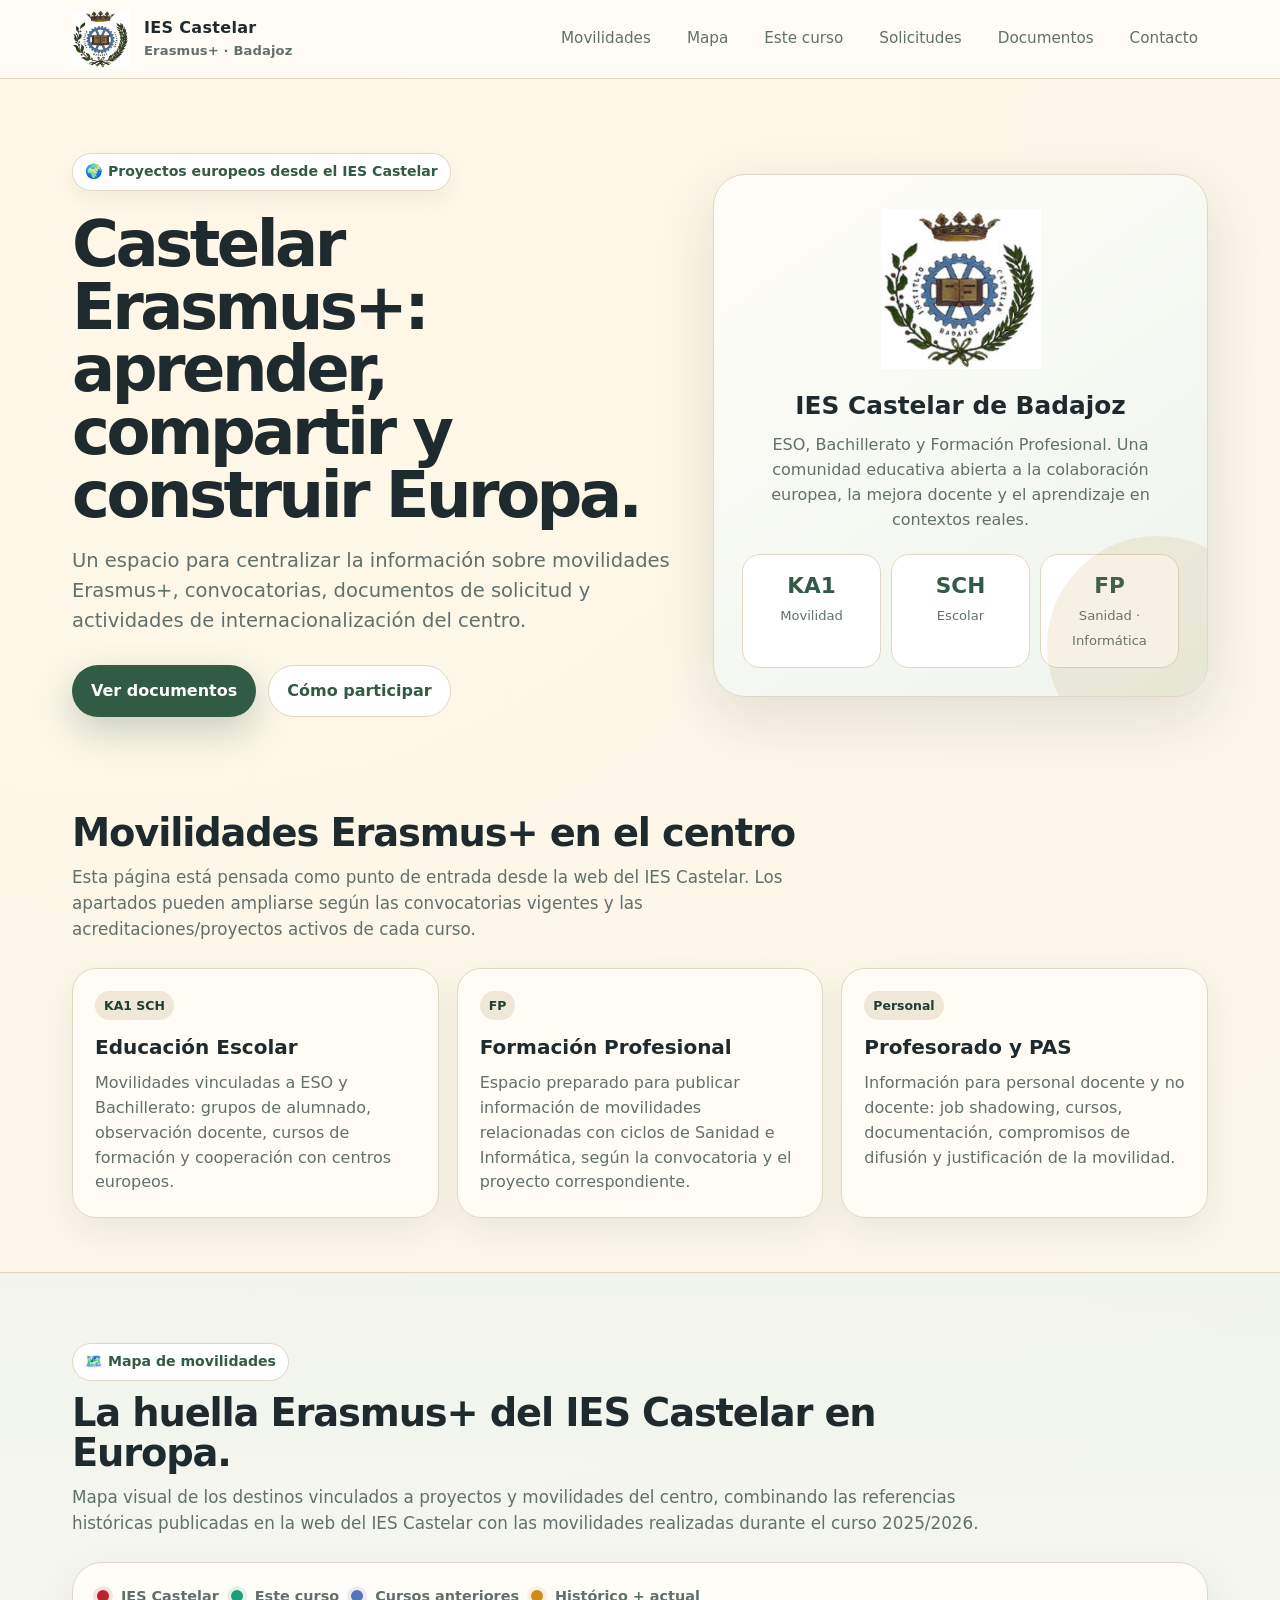
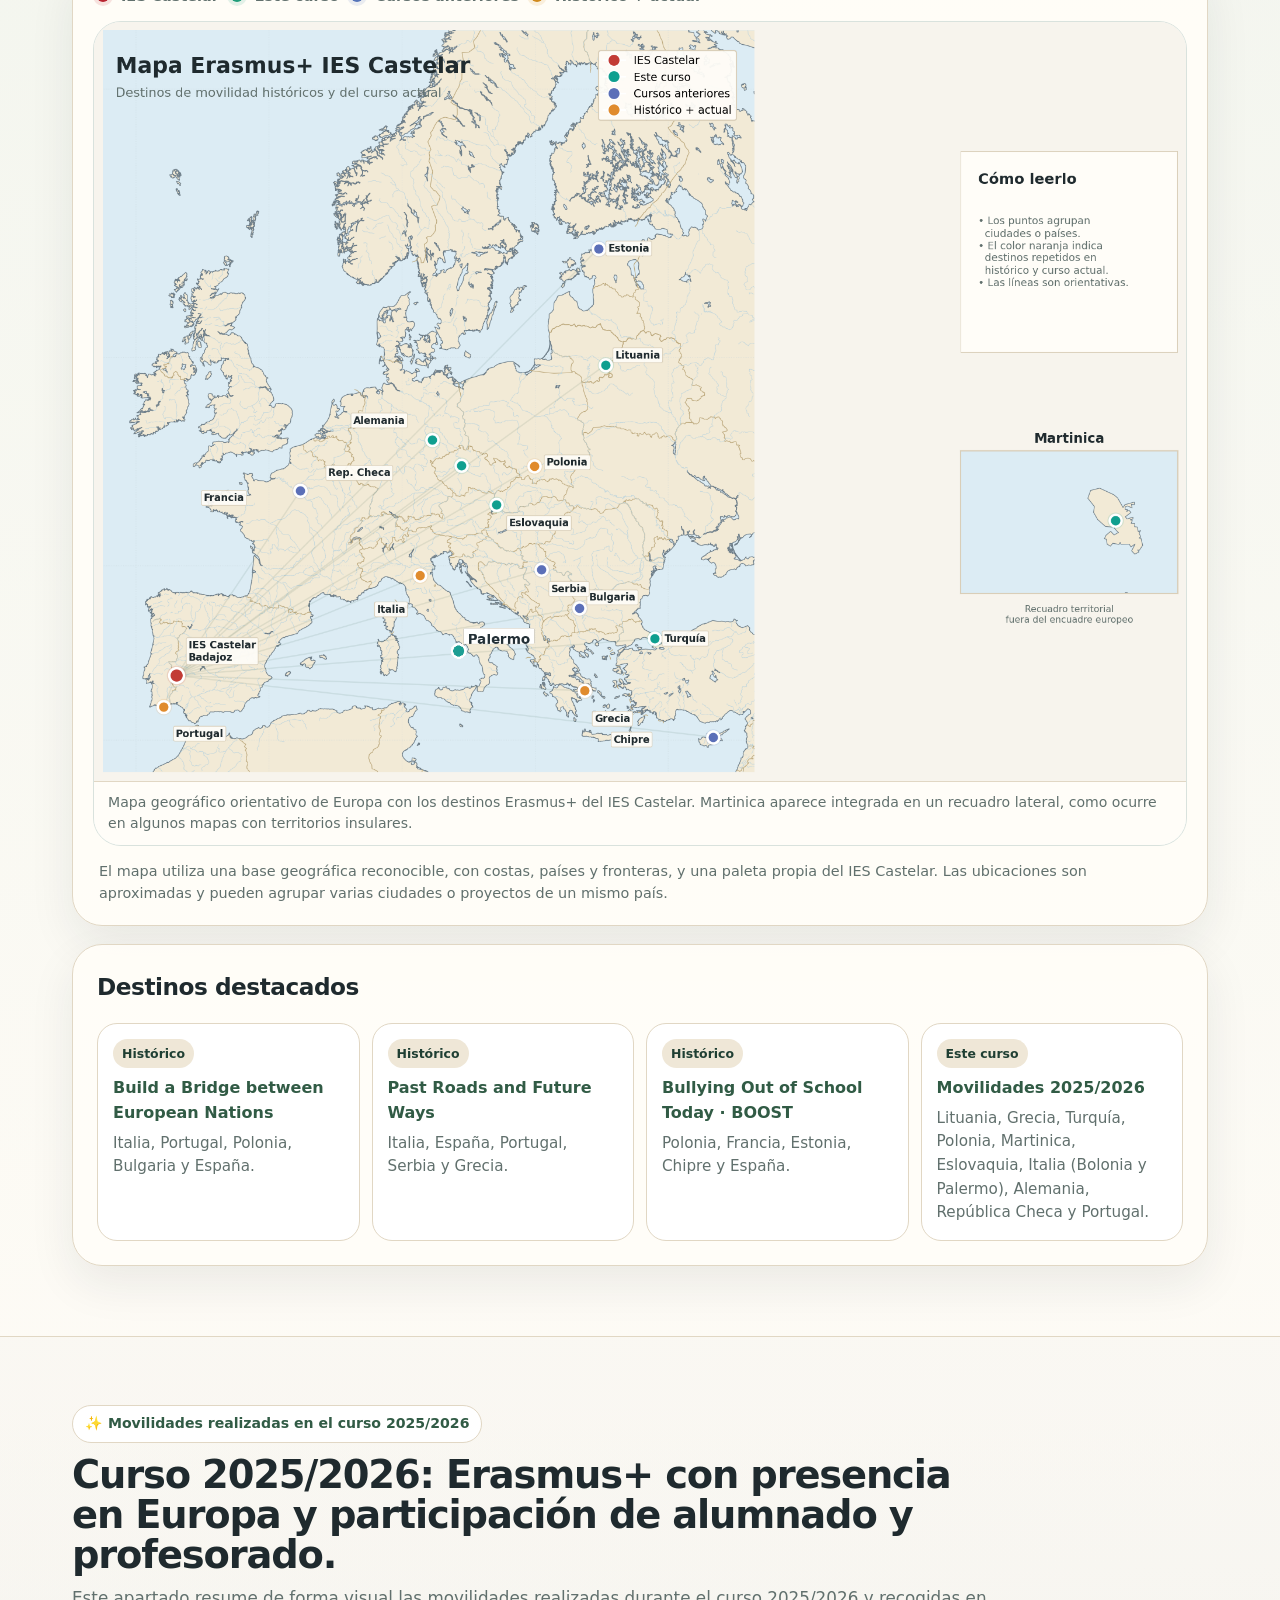
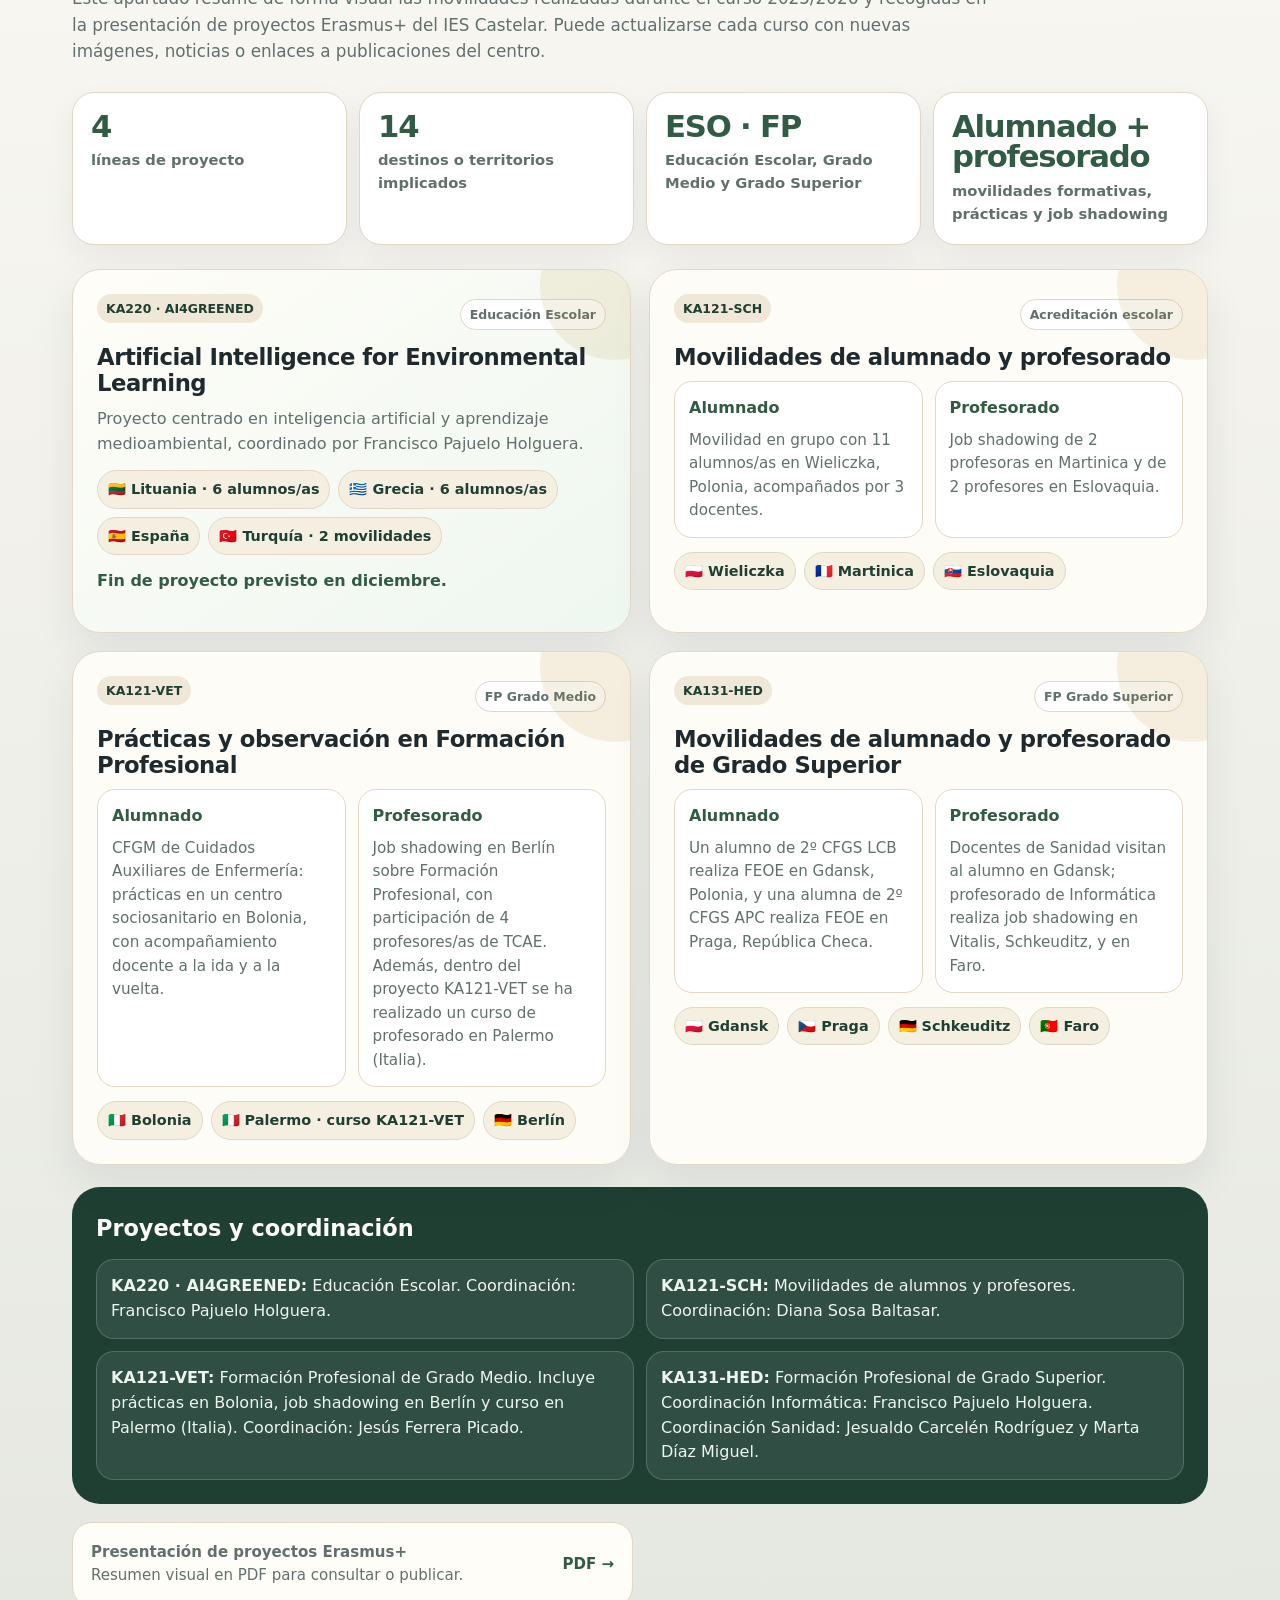
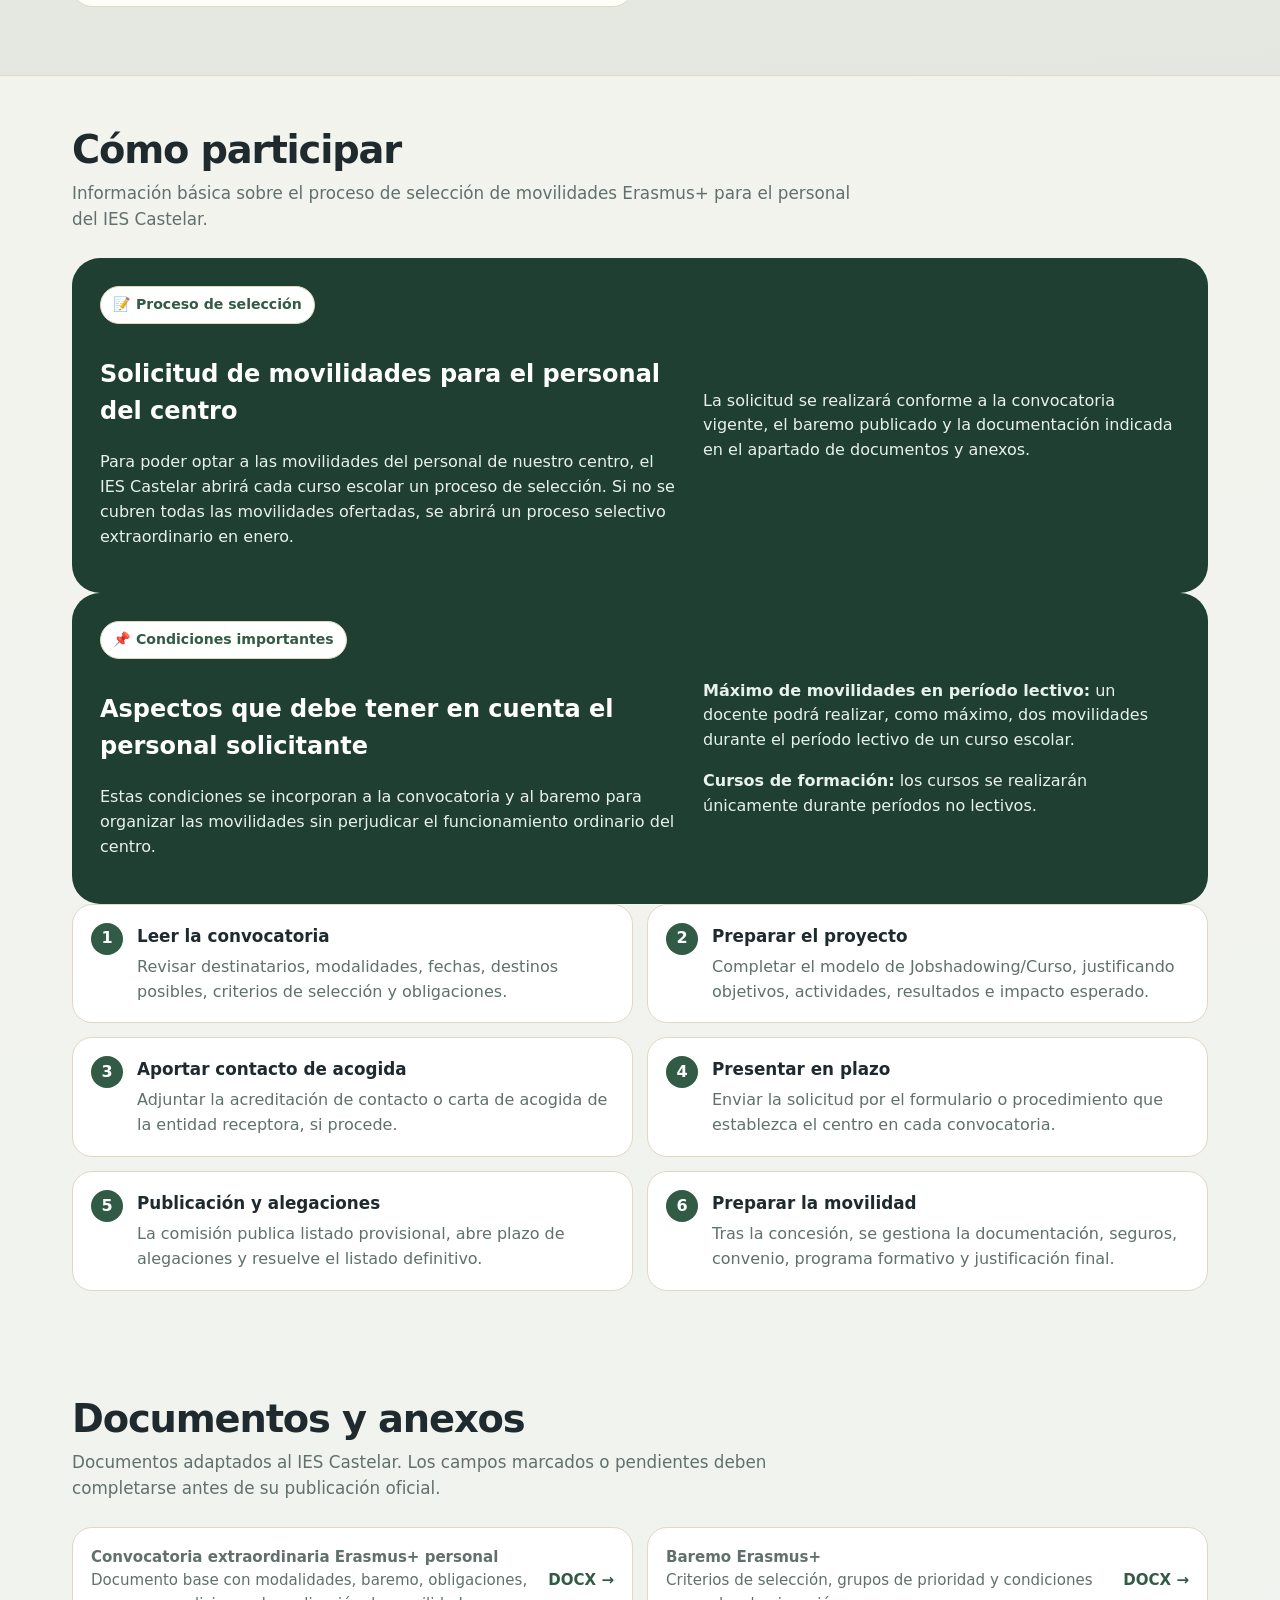
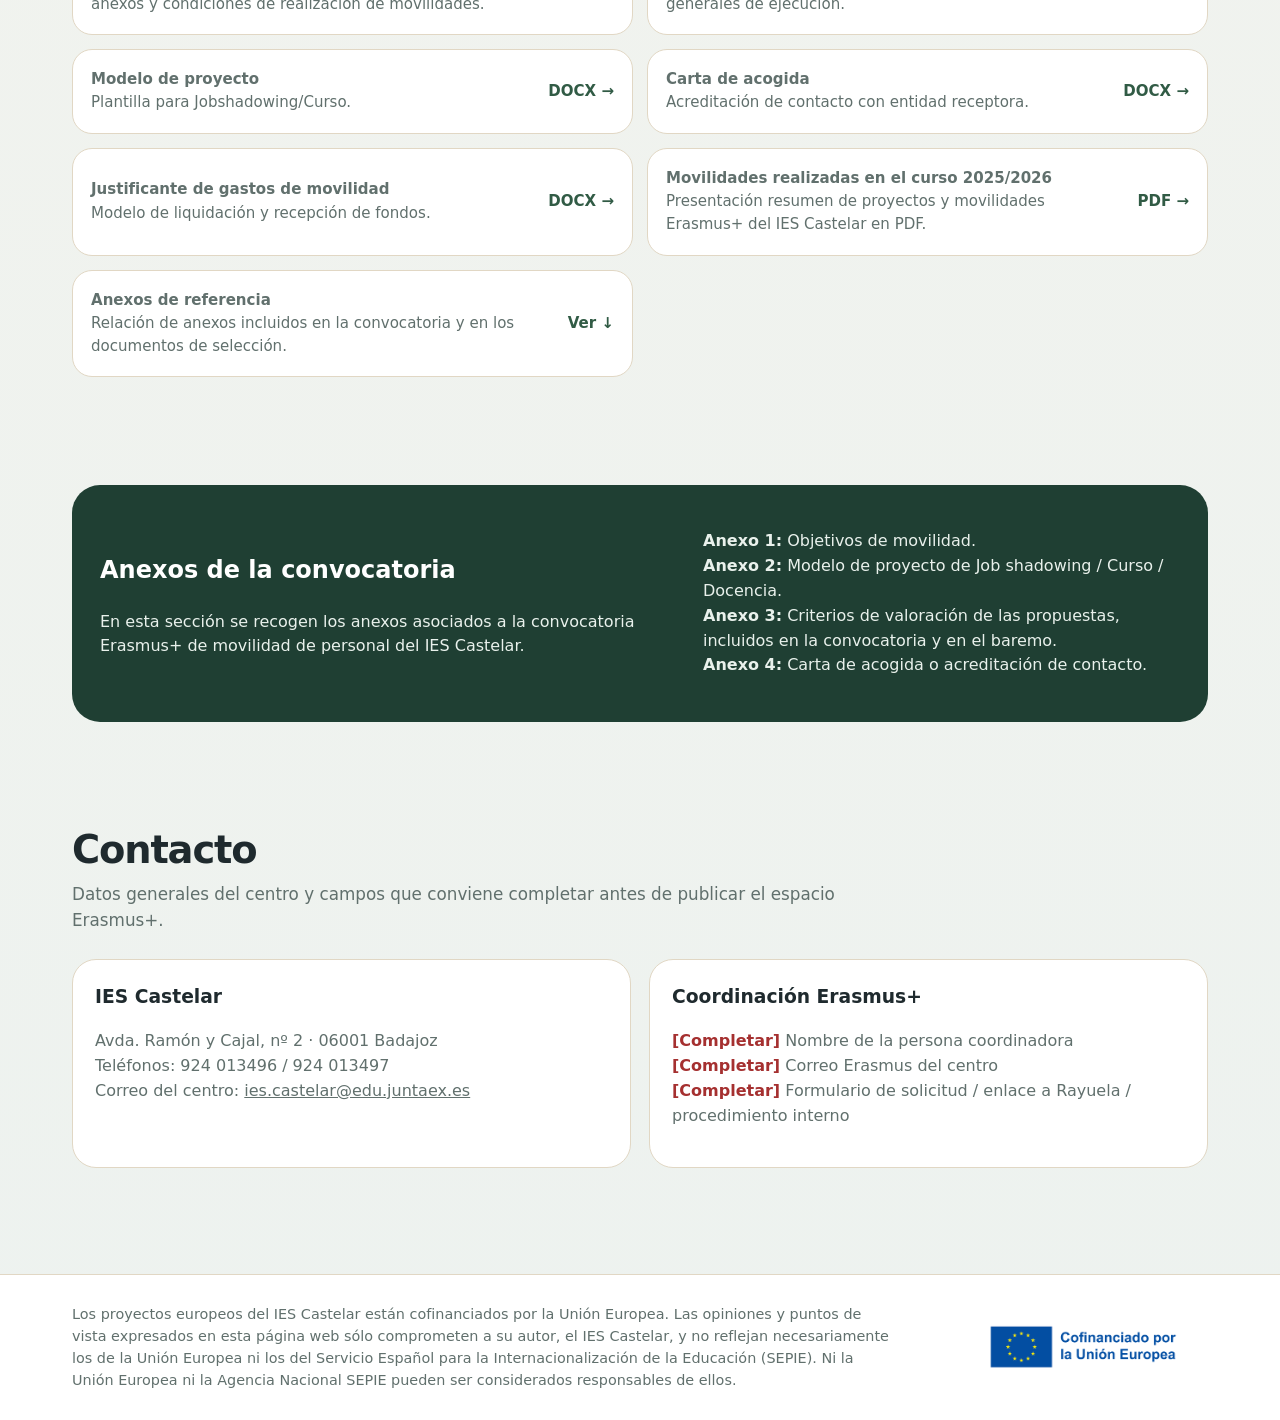
<file: index.html>
<!doctype html>
<html lang="es">
<head>
  <meta charset="utf-8">
  <meta name="viewport" content="width=device-width, initial-scale=1">
  <title>Erasmus+ | IES Castelar</title>
  <meta name="description" content="Espacio Erasmus+ del IES Castelar de Badajoz: movilidades, convocatorias, documentos y contacto.">
  <link rel="stylesheet" href="assets/styles.css">
</head>
<body>
<a class="skip" href="#contenido">Saltar al contenido</a>
<header class="topbar">
  <div class="wrapper nav">
    <a class="brand" href="#inicio" aria-label="Inicio Erasmus IES Castelar">
      <img src="assets/escudo-castelar.jpg" alt="Escudo del IES Castelar">
      <span>IES Castelar <small>Erasmus+ · Badajoz</small></span>
    </a>
    <nav class="navlinks" aria-label="Navegación principal">
      <a href="#movilidades">Movilidades</a>
      <a href="#mapa-movilidades">Mapa</a>
      <a href="#movilidades-realizadas">Este curso</a>
      <a href="#solicitudes">Solicitudes</a>
      <a href="#documentos">Documentos</a>
      <a href="#contacto">Contacto</a>
    </nav>
  </div>
</header>
<main id="contenido">
  <section class="hero" id="inicio">
    <div class="wrapper hero-grid">
      <div>
        <span class="eyebrow">🌍 Proyectos europeos desde el IES Castelar</span>
        <h1>Castelar Erasmus+: aprender, compartir y construir Europa.</h1>
        <p class="lead">Un espacio para centralizar la información sobre movilidades Erasmus+, convocatorias, documentos de solicitud y actividades de internacionalización del centro.</p>
        <div class="hero-actions">
          <a class="btn primary" href="#documentos">Ver documentos</a>
          <a class="btn secondary" href="#solicitudes">Cómo participar</a>
        </div>
      </div>
      <aside class="hero-card" aria-label="Resumen Erasmus IES Castelar">
        <img class="school" src="assets/escudo-castelar.jpg" alt="Escudo del IES Castelar">
        <h2>IES Castelar de Badajoz</h2>
        <p>ESO, Bachillerato y Formación Profesional. Una comunidad educativa abierta a la colaboración europea, la mejora docente y el aprendizaje en contextos reales.</p>
        <div class="stats">
          <div class="stat"><strong>KA1</strong><span>Movilidad</span></div>
          <div class="stat"><strong>SCH</strong><span>Escolar</span></div>
          <div class="stat"><strong>FP</strong><span>Sanidad · Informática</span></div>
        </div>
      </aside>
    </div>
  </section>

  <section id="movilidades">
    <div class="wrapper">
      <div class="section-head">
        <h2>Movilidades Erasmus+ en el centro</h2>
        <p>Esta página está pensada como punto de entrada desde la web del IES Castelar. Los apartados pueden ampliarse según las convocatorias vigentes y las acreditaciones/proyectos activos de cada curso.</p>
      </div>
      <div class="cards">
        <article class="card">
          <span class="tag">KA1 SCH</span>
          <h3>Educación Escolar</h3>
          <p>Movilidades vinculadas a ESO y Bachillerato: grupos de alumnado, observación docente, cursos de formación y cooperación con centros europeos.</p>
        </article>
        <article class="card">
          <span class="tag">FP</span>
          <h3>Formación Profesional</h3>
          <p>Espacio preparado para publicar información de movilidades relacionadas con ciclos de Sanidad e Informática, según la convocatoria y el proyecto correspondiente.</p>
        </article>
        <article class="card">
          <span class="tag">Personal</span>
          <h3>Profesorado y PAS</h3>
          <p>Información para personal docente y no docente: job shadowing, cursos, documentación, compromisos de difusión y justificación de la movilidad.</p>
        </article>
      </div>
    </div>
  </section>


  <section id="mapa-movilidades" class="map-section">
    <div class="wrapper">
      <div class="section-head wide">
        <span class="section-kicker">🗺️ Mapa de movilidades</span>
        <h2>La huella Erasmus+ del IES Castelar en Europa.</h2>
        <p>Mapa visual de los destinos vinculados a proyectos y movilidades del centro, combinando las referencias históricas publicadas en la web del IES Castelar con las movilidades realizadas durante el curso 2025/2026.</p>
      </div>

      <div class="map-layout map-layout-wide">
        <div class="map-card real-map-card featured-map" aria-label="Mapa geográfico de Europa con destinos Erasmus del IES Castelar">
          <div class="map-toolbar">
            <span class="legend-dot home"></span> IES Castelar
            <span class="legend-dot current"></span> Este curso
            <span class="legend-dot past"></span> Cursos anteriores
            <span class="legend-dot both"></span> Histórico + actual
          </div>
          <figure class="map-image-wrap big-map">
            <img src="assets/mapa-movilidades-castelar.png" alt="Mapa de Europa con los destinos Erasmus+ del IES Castelar señalados y un recuadro lateral para Martinica">
            <figcaption>Mapa geográfico orientativo de Europa con los destinos Erasmus+ del IES Castelar. Martinica aparece integrada en un recuadro lateral, como ocurre en algunos mapas con territorios insulares.</figcaption>
          </figure>
          <p class="map-note">El mapa utiliza una base geográfica reconocible, con costas, países y fronteras, y una paleta propia del IES Castelar. Las ubicaciones son aproximadas y pueden agrupar varias ciudades o proyectos de un mismo país.</p>
        </div>

        <aside class="map-panel map-panel-wide">
          <h3>Destinos destacados</h3>
          <div class="destination-groups">
            <article>
              <span class="tag">Histórico</span>
              <h4>Build a Bridge between European Nations</h4>
              <p>Italia, Portugal, Polonia, Bulgaria y España.</p>
            </article>
            <article>
              <span class="tag">Histórico</span>
              <h4>Past Roads and Future Ways</h4>
              <p>Italia, España, Portugal, Serbia y Grecia.</p>
            </article>
            <article>
              <span class="tag">Histórico</span>
              <h4>Bullying Out of School Today · BOOST</h4>
              <p>Polonia, Francia, Estonia, Chipre y España.</p>
            </article>
            <article>
              <span class="tag">Este curso</span>
              <h4>Movilidades 2025/2026</h4>
              <p>Lituania, Grecia, Turquía, Polonia, Martinica, Eslovaquia, Italia (Bolonia y Palermo), Alemania, República Checa y Portugal.</p>
            </article>
          </div>
        </aside>
      </div>
    </div>
  </section>


  <section id="movilidades-realizadas" class="feature-section">
    <div class="wrapper">
      <div class="section-head wide">
        <span class="section-kicker">✨ Movilidades realizadas en el curso 2025/2026</span>
        <h2>Curso 2025/2026: Erasmus+ con presencia en Europa y participación de alumnado y profesorado.</h2>
        <p>Este apartado resume de forma visual las movilidades realizadas durante el curso 2025/2026 y recogidas en la presentación de proyectos Erasmus+ del IES Castelar. Puede actualizarse cada curso con nuevas imágenes, noticias o enlaces a publicaciones del centro.</p>
      </div>

      <div class="snapshot">
        <article>
          <strong>4</strong>
          <span>líneas de proyecto</span>
        </article>
        <article>
          <strong>14</strong>
          <span>destinos o territorios implicados</span>
        </article>
        <article>
          <strong>ESO · FP</strong>
          <span>Educación Escolar, Grado Medio y Grado Superior</span>
        </article>
        <article>
          <strong>Alumnado + profesorado</strong>
          <span>movilidades formativas, prácticas y job shadowing</span>
        </article>
      </div>

      <div class="mobility-grid">
        <article class="mobility-card ka220">
          <div class="mobility-top">
            <span class="tag">KA220 · AI4GREENED</span>
            <span class="pill">Educación Escolar</span>
          </div>
          <h3>Artificial Intelligence for Environmental Learning</h3>
          <p>Proyecto centrado en inteligencia artificial y aprendizaje medioambiental, coordinado por Francisco Pajuelo Holguera.</p>
          <div class="routes">
            <span>🇱🇹 Lituania · 6 alumnos/as</span>
            <span>🇬🇷 Grecia · 6 alumnos/as</span>
            <span>🇪🇸 España</span>
            <span>🇹🇷 Turquía · 2 movilidades</span>
          </div>
          <p class="mini-note">Fin de proyecto previsto en diciembre.</p>
        </article>

        <article class="mobility-card">
          <div class="mobility-top">
            <span class="tag">KA121-SCH</span>
            <span class="pill">Acreditación escolar</span>
          </div>
          <h3>Movilidades de alumnado y profesorado</h3>
          <div class="split-list">
            <div>
              <h4>Alumnado</h4>
              <p>Movilidad en grupo con 11 alumnos/as en Wieliczka, Polonia, acompañados por 3 docentes.</p>
            </div>
            <div>
              <h4>Profesorado</h4>
              <p>Job shadowing de 2 profesoras en Martinica y de 2 profesores en Eslovaquia.</p>
            </div>
          </div>
          <div class="routes">
            <span>🇵🇱 Wieliczka</span>
            <span>🇫🇷 Martinica</span>
            <span>🇸🇰 Eslovaquia</span>
          </div>
        </article>

        <article class="mobility-card">
          <div class="mobility-top">
            <span class="tag">KA121-VET</span>
            <span class="pill">FP Grado Medio</span>
          </div>
          <h3>Prácticas y observación en Formación Profesional</h3>
          <div class="split-list">
            <div>
              <h4>Alumnado</h4>
              <p>CFGM de Cuidados Auxiliares de Enfermería: prácticas en un centro sociosanitario en Bolonia, con acompañamiento docente a la ida y a la vuelta.</p>
            </div>
            <div>
              <h4>Profesorado</h4>
              <p>Job shadowing en Berlín sobre Formación Profesional, con participación de 4 profesores/as de TCAE. Además, dentro del proyecto KA121-VET se ha realizado un curso de profesorado en Palermo (Italia).</p>
            </div>
          </div>
          <div class="routes">
            <span>🇮🇹 Bolonia</span>
            <span>🇮🇹 Palermo · curso KA121-VET</span>
            <span>🇩🇪 Berlín</span>
          </div>
        </article>

        <article class="mobility-card">
          <div class="mobility-top">
            <span class="tag">KA131-HED</span>
            <span class="pill">FP Grado Superior</span>
          </div>
          <h3>Movilidades de alumnado y profesorado de Grado Superior</h3>
          <div class="split-list">
            <div>
              <h4>Alumnado</h4>
              <p>Un alumno de 2º CFGS LCB realiza FEOE en Gdansk, Polonia, y una alumna de 2º CFGS APC realiza FEOE en Praga, República Checa.</p>
            </div>
            <div>
              <h4>Profesorado</h4>
              <p>Docentes de Sanidad visitan al alumno en Gdansk; profesorado de Informática realiza job shadowing en Vitalis, Schkeuditz, y en Faro.</p>
            </div>
          </div>
          <div class="routes">
            <span>🇵🇱 Gdansk</span>
            <span>🇨🇿 Praga</span>
            <span>🇩🇪 Schkeuditz</span>
            <span>🇵🇹 Faro</span>
          </div>
        </article>
      </div>

      <div class="project-lines">
        <h3>Proyectos y coordinación</h3>
        <div class="line-list">
          <p><b>KA220 · AI4GREENED:</b> Educación Escolar. Coordinación: Francisco Pajuelo Holguera.</p>
          <p><b>KA121-SCH:</b> Movilidades de alumnos y profesores. Coordinación: Diana Sosa Baltasar.</p>
          <p><b>KA121-VET:</b> Formación Profesional de Grado Medio. Incluye prácticas en Bolonia, job shadowing en Berlín y curso en Palermo (Italia). Coordinación: Jesús Ferrera Picado.</p>
          <p><b>KA131-HED:</b> Formación Profesional de Grado Superior. Coordinación Informática: Francisco Pajuelo Holguera. Coordinación Sanidad: Jesualdo Carcelén Rodríguez y Marta Díaz Miguel.</p>
        </div>
      </div>

      <div class="downloads-row">
        <a class="doc compact" href="documentos/proyectos-erasmus-ies-castelar.pdf"><span><b>Presentación de proyectos Erasmus+</b><span>Resumen visual en PDF para consultar o publicar.</span></span><span class="arrow">PDF →</span></a>
      </div>
    </div>
  </section>


  <section id="solicitudes">
    <div class="wrapper">
      <div class="section-head">
        <h2>Cómo participar</h2>
        <p>Información básica sobre el proceso de selección de movilidades Erasmus+ para el personal del IES Castelar.</p>
      </div>
      <div class="notice process-notice">
        <div>
          <span class="section-kicker">📝 Proceso de selección</span>
          <h2>Solicitud de movilidades para el personal del centro</h2>
          <p>Para poder optar a las movilidades del personal de nuestro centro, el IES Castelar abrirá cada curso escolar un proceso de selección. Si no se cubren todas las movilidades ofertadas, se abrirá un proceso selectivo extraordinario en enero.</p>
        </div>
        <div>
          <p>La solicitud se realizará conforme a la convocatoria vigente, el baremo publicado y la documentación indicada en el apartado de documentos y anexos.</p>
        </div>
      </div>
      <div class="notice rules-notice">
        <div>
          <span class="section-kicker">📌 Condiciones importantes</span>
          <h2>Aspectos que debe tener en cuenta el personal solicitante</h2>
          <p>Estas condiciones se incorporan a la convocatoria y al baremo para organizar las movilidades sin perjudicar el funcionamiento ordinario del centro.</p>
        </div>
        <div>
          <p><b>Máximo de movilidades en período lectivo:</b> un docente podrá realizar, como máximo, dos movilidades durante el período lectivo de un curso escolar.</p>
          <p><b>Cursos de formación:</b> los cursos se realizarán únicamente durante períodos no lectivos.</p>
        </div>
      </div>
      <div class="steps">
        <article class="step"><h3>Leer la convocatoria</h3><p>Revisar destinatarios, modalidades, fechas, destinos posibles, criterios de selección y obligaciones.</p></article>
        <article class="step"><h3>Preparar el proyecto</h3><p>Completar el modelo de Jobshadowing/Curso, justificando objetivos, actividades, resultados e impacto esperado.</p></article>
        <article class="step"><h3>Aportar contacto de acogida</h3><p>Adjuntar la acreditación de contacto o carta de acogida de la entidad receptora, si procede.</p></article>
        <article class="step"><h3>Presentar en plazo</h3><p>Enviar la solicitud por el formulario o procedimiento que establezca el centro en cada convocatoria.</p></article>
        <article class="step"><h3>Publicación y alegaciones</h3><p>La comisión publica listado provisional, abre plazo de alegaciones y resuelve el listado definitivo.</p></article>
        <article class="step"><h3>Preparar la movilidad</h3><p>Tras la concesión, se gestiona la documentación, seguros, convenio, programa formativo y justificación final.</p></article>
      </div>
    </div>
  </section>

  <section id="documentos">
    <div class="wrapper">
      <div class="section-head">
        <h2>Documentos y anexos</h2>
        <p>Documentos adaptados al IES Castelar. Los campos marcados o pendientes deben completarse antes de su publicación oficial.</p>
      </div>
      <div class="docs">
        <a class="doc" href="documentos/convocatoria-extraordinaria-erasmus-personal-ies-castelar.docx"><span><b>Convocatoria extraordinaria Erasmus+ personal</b><span>Documento base con modalidades, baremo, obligaciones, anexos y condiciones de realización de movilidades.</span></span><span class="arrow">DOCX →</span></a>
        <a class="doc" href="documentos/baremo-erasmus-ies-castelar.docx"><span><b>Baremo Erasmus+</b><span>Criterios de selección, grupos de prioridad y condiciones generales de ejecución.</span></span><span class="arrow">DOCX →</span></a>
        <a class="doc" href="documentos/modelo-proyecto-erasmus-ies-castelar.docx"><span><b>Modelo de proyecto</b><span>Plantilla para Jobshadowing/Curso.</span></span><span class="arrow">DOCX →</span></a>
        <a class="doc" href="documentos/modelo-carta-acogida-centro-erasmus-ies-castelar.docx"><span><b>Carta de acogida</b><span>Acreditación de contacto con entidad receptora.</span></span><span class="arrow">DOCX →</span></a>
        <a class="doc" href="documentos/justificante-gastos-movilidad-erasmus-ies-castelar.docx"><span><b>Justificante de gastos de movilidad</b><span>Modelo de liquidación y recepción de fondos.</span></span><span class="arrow">DOCX →</span></a>
        <a class="doc" href="documentos/proyectos-erasmus-ies-castelar.pdf"><span><b>Movilidades realizadas en el curso 2025/2026</b><span>Presentación resumen de proyectos y movilidades Erasmus+ del IES Castelar en PDF.</span></span><span class="arrow">PDF →</span></a>
        <a class="doc" href="#anexos"><span><b>Anexos de referencia</b><span>Relación de anexos incluidos en la convocatoria y en los documentos de selección.</span></span><span class="arrow">Ver ↓</span></a>
      </div>
    </div>
  </section>

  <section id="anexos">
    <div class="wrapper">
      <div class="notice">
        <div>
          <h2>Anexos de la convocatoria</h2>
          <p>En esta sección se recogen los anexos asociados a la convocatoria Erasmus+ de movilidad de personal del IES Castelar.</p>
        </div>
        <div>
          <p><b>Anexo 1:</b> Objetivos de movilidad.<br>
          <b>Anexo 2:</b> Modelo de proyecto de Job shadowing / Curso / Docencia.<br>
          <b>Anexo 3:</b> Criterios de valoración de las propuestas, incluidos en la convocatoria y en el baremo.<br>
          <b>Anexo 4:</b> Carta de acogida o acreditación de contacto.</p>
        </div>
      </div>
    </div>
  </section>

  <section id="contacto">
    <div class="wrapper">
      <div class="section-head">
        <h2>Contacto</h2>
        <p>Datos generales del centro y campos que conviene completar antes de publicar el espacio Erasmus+.</p>
      </div>
      <div class="contact-grid">
        <article class="contact-box">
          <h3>IES Castelar</h3>
          <p>Avda. Ramón y Cajal, nº 2 · 06001 Badajoz<br>
          Teléfonos: 924 013496 / 924 013497<br>
          Correo del centro: <a href="mailto:ies.castelar@edu.juntaex.es">ies.castelar@edu.juntaex.es</a></p>
        </article>
        <article class="contact-box">
          <h3>Coordinación Erasmus+</h3>
          <p><span class="placeholder">[Completar]</span> Nombre de la persona coordinadora<br>
          <span class="placeholder">[Completar]</span> Correo Erasmus del centro<br>
          <span class="placeholder">[Completar]</span> Formulario de solicitud / enlace a Rayuela / procedimiento interno</p>
        </article>
      </div>
    </div>
  </section>
</main>
<footer>
  <div class="wrapper foot">
    <div class="legal">Los proyectos europeos del IES Castelar están cofinanciados por la Unión Europea. Las opiniones y puntos de vista expresados en esta página web sólo comprometen a su autor, el IES Castelar, y no reflejan necesariamente los de la Unión Europea ni los del Servicio Español para la Internacionalización de la Educación (SEPIE). Ni la Unión Europea ni la Agencia Nacional SEPIE pueden ser considerados responsables de ellos.</div>
    <img class="ue" src="assets/cofinanciado-ue.png" alt="Cofinanciado por la Unión Europea">
  </div>
</footer>
</body>
</html>
</file>
<file: assets/styles.css>
:root{
  --bg:#f7f4ed;
  --paper:#fffdf8;
  --ink:#1f2a2e;
  --muted:#61706d;
  --green:#315b45;
  --green-2:#1f3f33;
  --gold:#b58a37;
  --blue:#1d4e89;
  --line:#e1d7c4;
  --shadow:0 20px 60px rgba(31,42,46,.12);
  --radius:24px;
}
*{box-sizing:border-box}
html{scroll-behavior:smooth}
body{margin:0;background:radial-gradient(circle at 10% 0%,#fff8e7 0,#f7f4ed 42%,#edf2ef 100%);color:var(--ink);font-family:system-ui,-apple-system,BlinkMacSystemFont,"Segoe UI",sans-serif;line-height:1.55}
a{color:inherit} 
.wrapper{max-width:1180px;margin:0 auto;padding:0 22px}
.skip{position:absolute;left:-999px}.skip:focus{left:12px;top:12px;background:white;padding:10px 14px;border-radius:8px;z-index:10}
.topbar{background:rgba(255,253,248,.86);backdrop-filter:blur(14px);border-bottom:1px solid var(--line);position:sticky;top:0;z-index:5}
.nav{display:flex;align-items:center;justify-content:space-between;gap:18px;min-height:78px}
.brand{display:flex;align-items:center;gap:14px;text-decoration:none;font-weight:800;letter-spacing:.02em}
.brand img{width:58px;height:58px;object-fit:contain}.brand span small{display:block;font-weight:600;color:var(--muted);font-size:.82rem;letter-spacing:.01em}
.navlinks{display:flex;gap:16px;align-items:center;flex-wrap:wrap;font-size:.95rem;color:var(--muted)}
.navlinks a{text-decoration:none;padding:8px 10px;border-radius:999px}.navlinks a:hover{background:#efe7d7;color:var(--ink)}
.hero{padding:74px 0 42px}.hero-grid{display:grid;grid-template-columns:1.1fr .9fr;gap:36px;align-items:center}
.eyebrow{display:inline-flex;align-items:center;gap:8px;background:#fff;border:1px solid var(--line);border-radius:999px;padding:7px 12px;color:var(--green);font-weight:700;font-size:.88rem;box-shadow:0 8px 24px rgba(31,42,46,.06)}
h1{font-size:clamp(2.35rem,5vw,5rem);line-height:.98;margin:22px 0 18px;letter-spacing:-.055em}
.lead{font-size:1.22rem;color:var(--muted);max-width:720px}.hero-actions{display:flex;gap:12px;flex-wrap:wrap;margin-top:28px}
.btn{display:inline-flex;align-items:center;justify-content:center;gap:8px;text-decoration:none;border-radius:999px;padding:13px 18px;font-weight:800;border:1px solid transparent}
.btn.primary{background:var(--green);color:white;box-shadow:0 14px 36px rgba(49,91,69,.25)}.btn.secondary{background:#fff;border-color:var(--line);color:var(--green)}.btn:hover{transform:translateY(-1px)}
.hero-card{background:linear-gradient(145deg,#fffdf8,#eef4ee);border:1px solid var(--line);border-radius:32px;padding:28px;box-shadow:var(--shadow);position:relative;overflow:hidden}.hero-card:before{content:"";position:absolute;inset:auto -60px -60px auto;width:220px;height:220px;background:rgba(181,138,55,.13);border-radius:50%}
.hero-card img.school{width:160px;height:160px;object-fit:contain;display:block;margin:6px auto 18px}.hero-card h2{font-size:1.55rem;text-align:center;margin:0 0 8px}.hero-card p{text-align:center;color:var(--muted);margin:0}.stats{display:grid;grid-template-columns:repeat(3,1fr);gap:10px;margin-top:22px}.stat{background:white;border:1px solid var(--line);border-radius:18px;padding:14px;text-align:center}.stat strong{display:block;font-size:1.35rem;color:var(--green)}.stat span{font-size:.82rem;color:var(--muted)}
section{padding:54px 0}.section-head{max-width:780px;margin-bottom:26px}.section-head h2{font-size:clamp(1.8rem,3vw,2.7rem);line-height:1.05;margin:0 0 10px;letter-spacing:-.03em}.section-head p{color:var(--muted);margin:0;font-size:1.05rem}
.cards{display:grid;grid-template-columns:repeat(3,1fr);gap:18px}.card{background:rgba(255,253,248,.9);border:1px solid var(--line);border-radius:var(--radius);padding:22px;box-shadow:0 12px 34px rgba(31,42,46,.07)}.card h3{margin:0 0 8px;font-size:1.25rem}.card p{color:var(--muted);margin:0}.tag{display:inline-flex;background:#efe7d7;color:var(--green-2);font-size:.78rem;font-weight:800;border-radius:999px;padding:5px 9px;margin-bottom:12px}
.steps{counter-reset:step;display:grid;grid-template-columns:1fr 1fr;gap:14px}.step{counter-increment:step;background:#fff;border:1px solid var(--line);border-radius:20px;padding:18px 18px 18px 64px;position:relative}.step:before{content:counter(step);position:absolute;left:18px;top:18px;background:var(--green);color:#fff;width:32px;height:32px;border-radius:50%;display:grid;place-items:center;font-weight:900}.step h3{margin:0 0 6px;font-size:1.05rem}.step p{margin:0;color:var(--muted)}
.docs{display:grid;grid-template-columns:repeat(2,1fr);gap:14px}.doc{display:flex;justify-content:space-between;gap:18px;align-items:center;background:#fff;border:1px solid var(--line);border-radius:20px;padding:18px;text-decoration:none}.doc:hover{border-color:var(--gold);box-shadow:0 12px 34px rgba(31,42,46,.08)}.doc b{display:block}.doc span{display:block;color:var(--muted);font-size:.94rem}.doc .arrow{font-weight:900;color:var(--green);white-space:nowrap}
.notice{background:#1f3f33;color:white;border-radius:28px;padding:28px;display:grid;grid-template-columns:1.1fr .9fr;gap:20px;align-items:center}.notice p{color:#e9f1ec}.notice a{color:white;font-weight:800}
.contact-grid{display:grid;grid-template-columns:1fr 1fr;gap:18px}.contact-box{background:#fff;border:1px solid var(--line);border-radius:var(--radius);padding:22px}.contact-box h3{margin-top:0}.contact-box p{color:var(--muted)}
footer{margin-top:52px;padding:28px 0;background:#fff;border-top:1px solid var(--line);color:var(--muted);font-size:.9rem}.foot{display:flex;justify-content:space-between;gap:20px;align-items:center}.ue{max-width:220px;height:auto;object-fit:contain}.legal{max-width:820px}
.placeholder{color:#a53030;font-weight:800}.small{font-size:.9rem;color:var(--muted)}
@media (max-width:900px){.hero-grid,.notice,.contact-grid{grid-template-columns:1fr}.cards,.docs{grid-template-columns:1fr}.steps{grid-template-columns:1fr}.navlinks{display:none}.foot{align-items:flex-start;flex-direction:column}.hero{padding-top:44px}.stats{grid-template-columns:1fr}}


/* Movilidades realizadas este curso */
.feature-section{
  padding:68px 0;
  background:linear-gradient(180deg,rgba(255,255,255,.35),rgba(49,91,69,.08));
  border-top:1px solid var(--line);
  border-bottom:1px solid var(--line);
}
.section-head.wide{max-width:930px}
.section-kicker{
  display:inline-flex;
  align-items:center;
  gap:8px;
  margin-bottom:12px;
  background:#fff;
  border:1px solid var(--line);
  border-radius:999px;
  padding:7px 12px;
  color:var(--green);
  font-size:.88rem;
  font-weight:900;
}
.snapshot{
  display:grid;
  grid-template-columns:repeat(4,1fr);
  gap:12px;
  margin:28px 0 24px;
}
.snapshot article{
  background:#fff;
  border:1px solid var(--line);
  border-radius:22px;
  padding:18px;
  box-shadow:0 12px 30px rgba(31,42,46,.06);
}
.snapshot strong{
  display:block;
  color:var(--green);
  font-size:clamp(1.35rem,2.4vw,2.1rem);
  line-height:1;
  letter-spacing:-.04em;
}
.snapshot span{
  display:block;
  margin-top:8px;
  color:var(--muted);
  font-weight:650;
  font-size:.92rem;
}
.mobility-grid{
  display:grid;
  grid-template-columns:repeat(2,1fr);
  gap:18px;
}
.mobility-card{
  background:rgba(255,253,248,.96);
  border:1px solid var(--line);
  border-radius:28px;
  padding:24px;
  box-shadow:0 18px 42px rgba(31,42,46,.08);
  position:relative;
  overflow:hidden;
}
.mobility-card:after{
  content:"";
  position:absolute;
  width:150px;
  height:150px;
  right:-60px;
  top:-60px;
  border-radius:50%;
  background:rgba(181,138,55,.12);
}
.mobility-card.ka220{
  background:linear-gradient(145deg,#fffdf8,#eef7f0);
}
.mobility-top{
  display:flex;
  justify-content:space-between;
  gap:12px;
  align-items:center;
  flex-wrap:wrap;
  margin-bottom:10px;
}
.pill{
  display:inline-flex;
  border:1px solid var(--line);
  background:#fff;
  color:var(--muted);
  border-radius:999px;
  padding:5px 9px;
  font-weight:800;
  font-size:.78rem;
}
.mobility-card h3{
  margin:8px 0 10px;
  font-size:1.42rem;
  line-height:1.14;
  letter-spacing:-.02em;
  position:relative;
  z-index:1;
}
.mobility-card p{
  color:var(--muted);
  margin:0 0 14px;
  position:relative;
  z-index:1;
}
.routes{
  display:flex;
  flex-wrap:wrap;
  gap:8px;
  margin-top:14px;
  position:relative;
  z-index:1;
}
.routes span{
  background:#f5efe2;
  border:1px solid var(--line);
  border-radius:999px;
  padding:7px 10px;
  color:var(--green-2);
  font-weight:800;
  font-size:.9rem;
}
.mini-note{
  font-weight:800;
  color:var(--green)!important;
  margin-top:14px!important;
}
.split-list{
  display:grid;
  grid-template-columns:1fr 1fr;
  gap:12px;
  position:relative;
  z-index:1;
}
.split-list div{
  background:#fff;
  border:1px solid var(--line);
  border-radius:18px;
  padding:14px;
}
.split-list h4{
  margin:0 0 8px;
  color:var(--green);
}
.split-list p{
  margin:0;
  font-size:.95rem;
}
.project-lines{
  margin-top:22px;
  background:#1f3f33;
  color:white;
  border-radius:28px;
  padding:24px;
}
.project-lines h3{
  margin:0 0 14px;
  font-size:1.4rem;
}
.line-list{
  display:grid;
  grid-template-columns:1fr 1fr;
  gap:12px;
}
.line-list p{
  margin:0;
  background:rgba(255,255,255,.08);
  border:1px solid rgba(255,255,255,.18);
  border-radius:18px;
  padding:14px;
  color:#edf5ef;
}
.downloads-row{
  display:grid;
  grid-template-columns:1fr 1fr;
  gap:14px;
  margin-top:18px;
}
.doc.compact{
  background:#fffdf8;
}
@media (max-width:900px){
  .snapshot,.mobility-grid,.split-list,.line-list,.downloads-row{grid-template-columns:1fr}
}

/* Mapa histórico de movilidades */
.map-section{
  padding:70px 0;
  background:linear-gradient(180deg,rgba(238,244,239,.72),rgba(255,253,248,.75));
  border-top:1px solid var(--line);
}
.map-layout{
  display:grid;
  grid-template-columns:minmax(0,1.35fr) minmax(320px,.65fr);
  gap:22px;
  align-items:stretch;
}
.map-card,.map-panel{
  background:rgba(255,253,248,.96);
  border:1px solid var(--line);
  border-radius:30px;
  box-shadow:0 18px 46px rgba(31,42,46,.08);
}
.map-card{padding:18px;overflow:hidden}
.map-toolbar{
  display:flex;
  flex-wrap:wrap;
  gap:12px;
  align-items:center;
  color:var(--muted);
  font-weight:800;
  font-size:.9rem;
  margin:2px 4px 14px;
}
.legend-dot{
  display:inline-block;
  width:12px;
  height:12px;
  border-radius:999px;
  box-shadow:0 0 0 4px rgba(49,91,69,.1);
}
.legend-dot.past{background:var(--gold)}
.legend-dot.current{background:var(--blue)}
.legend-dot.both{background:var(--green)}
.map-canvas{
  position:relative;
  min-height:520px;
  border-radius:26px;
  overflow:hidden;
  background:#e8f0ef;
  border:1px solid #d9e2dd;
}
.map-art{position:absolute;inset:0;width:100%;height:100%}
.land{fill:#f6f0df;stroke:#d4c7a8;stroke-width:2.5}
.land.soft{fill:#efe7cf;opacity:.9}
.route{fill:none;stroke:rgba(49,91,69,.28);stroke-width:5;stroke-linecap:round;stroke-dasharray:10 14}
.route.faint{stroke:rgba(181,138,55,.22);stroke-width:4}
.marker{
  --marker-color:var(--blue);
  position:absolute;
  left:var(--x);
  top:var(--y);
  transform:translate(-50%,-50%);
  border:0;
  background:transparent;
  padding:0;
  cursor:default;
  z-index:2;
  font:inherit;
}
.marker:before{
  content:"";
  display:block;
  width:17px;
  height:17px;
  margin:auto;
  border-radius:50%;
  background:var(--marker-color);
  border:3px solid #fff;
  box-shadow:0 8px 18px rgba(31,42,46,.22), 0 0 0 5px rgba(255,255,255,.56);
}
.marker:after{
  content:"";
  display:block;
  width:2px;
  height:14px;
  margin:0 auto;
  background:var(--marker-color);
  transform:translateY(-2px);
  opacity:.65;
}
.marker span{
  position:absolute;
  left:50%;
  top:30px;
  transform:translateX(-50%);
  white-space:nowrap;
  background:#fffdf8;
  border:1px solid var(--line);
  border-radius:999px;
  padding:4px 8px;
  color:var(--green-2);
  font-size:.76rem;
  font-weight:900;
  box-shadow:0 8px 20px rgba(31,42,46,.1);
}
.marker.past{--marker-color:var(--gold)}
.marker.current{--marker-color:var(--blue)}
.marker.both{--marker-color:var(--green)}
.marker:hover span,.marker:focus span{transform:translateX(-50%) translateY(-3px);border-color:var(--gold)}
.map-note{margin:14px 6px 0;color:var(--muted);font-size:.9rem}
.map-panel{padding:24px}
.map-panel h3{font-size:1.45rem;margin:0 0 18px;letter-spacing:-.02em}
.destination-groups{display:grid;gap:12px}
.destination-groups article{
  border:1px solid var(--line);
  border-radius:20px;
  padding:15px;
  background:#fff;
}
.destination-groups .tag{margin-bottom:8px}
.destination-groups h4{margin:0 0 6px;color:var(--green)}
.destination-groups p{margin:0;color:var(--muted);font-size:.95rem}
@media (max-width:1000px){
  .map-layout{grid-template-columns:1fr}
  .map-canvas{min-height:470px}
}
@media (max-width:650px){
  .map-card{padding:12px}
  .map-canvas{min-height:430px}
  .marker span{font-size:.68rem;padding:3px 6px}
}

/* Mapa geográfico actualizado */
.legend-dot.home{background:#b8232f;box-shadow:0 0 0 4px rgba(184,35,47,.12)}
.legend-dot.current{background:#1f9d7a;box-shadow:0 0 0 4px rgba(31,157,122,.12)}
.legend-dot.past{background:#5574b9;box-shadow:0 0 0 4px rgba(85,116,185,.12)}
.legend-dot.both{background:#d08a1d;box-shadow:0 0 0 4px rgba(208,138,29,.12)}
.real-map-card{padding:18px 18px 20px}
.map-image-wrap{margin:0;border-radius:26px;overflow:hidden;border:1px solid #d9e2dd;background:#e8f0ef;box-shadow:inset 0 0 0 1px rgba(255,255,255,.45)}
.map-image-wrap img{display:block;width:100%;height:auto;background:#dbeaf3}
.map-image-wrap figcaption{padding:10px 14px;background:#fffdf8;color:var(--muted);font-size:.88rem;border-top:1px solid var(--line)}
@media (max-width:650px){
  .map-image-wrap{border-radius:18px}
  .map-image-wrap figcaption{font-size:.78rem}
}

/* Mapa tipo web: grande, reconocible y con recuadro para Martinica */
.map-layout-wide{
  grid-template-columns:1fr;
  gap:18px;
}
.featured-map{
  padding:20px;
}
.map-image-wrap.big-map{
  border-radius:28px;
  background:#eef5f6;
}
.map-image-wrap.big-map img{
  width:100%;
  max-height:760px;
  object-fit:contain;
  background:#f7f4ed;
}
.map-panel-wide .destination-groups{
  grid-template-columns:repeat(4,1fr);
}
@media (max-width:1000px){
  .map-panel-wide .destination-groups{grid-template-columns:repeat(2,1fr)}
  .map-image-wrap.big-map img{max-height:none}
}
@media (max-width:650px){
  .map-panel-wide .destination-groups{grid-template-columns:1fr}
  .featured-map{padding:12px}
}
</file>
